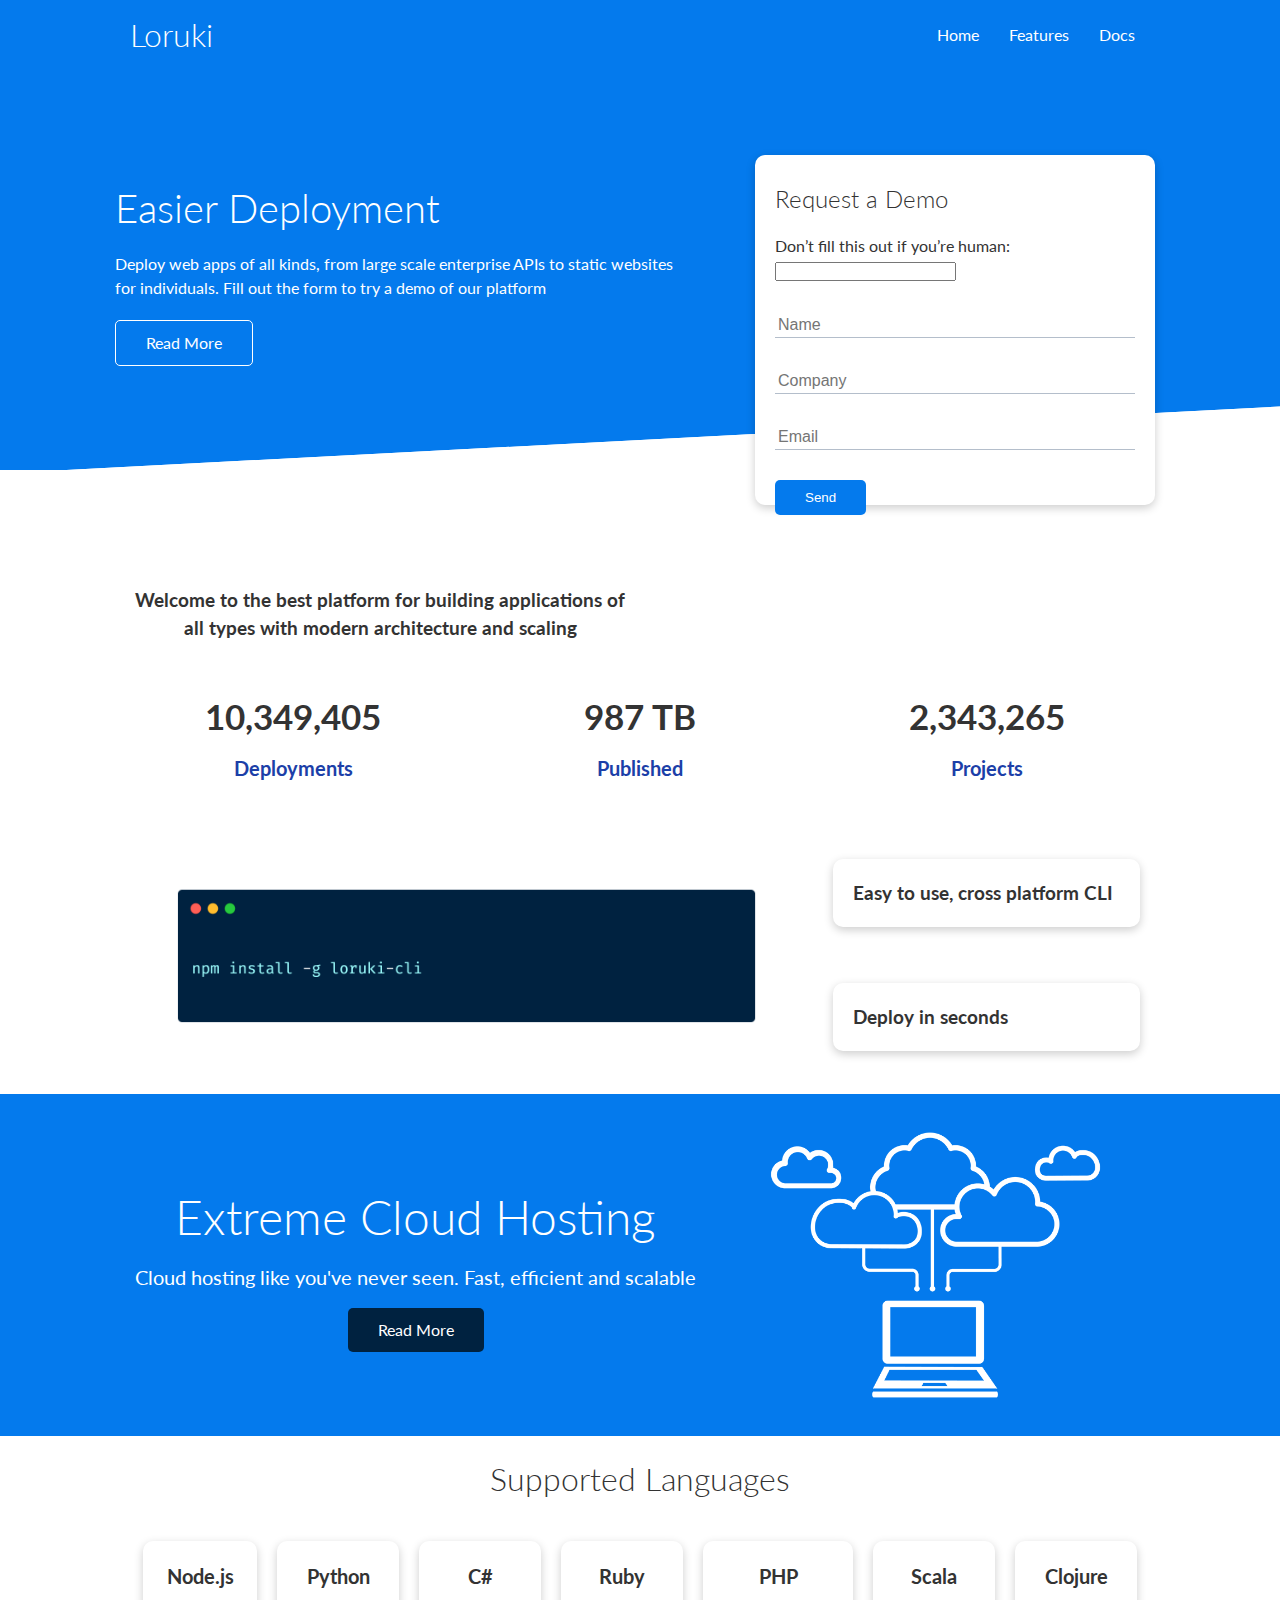
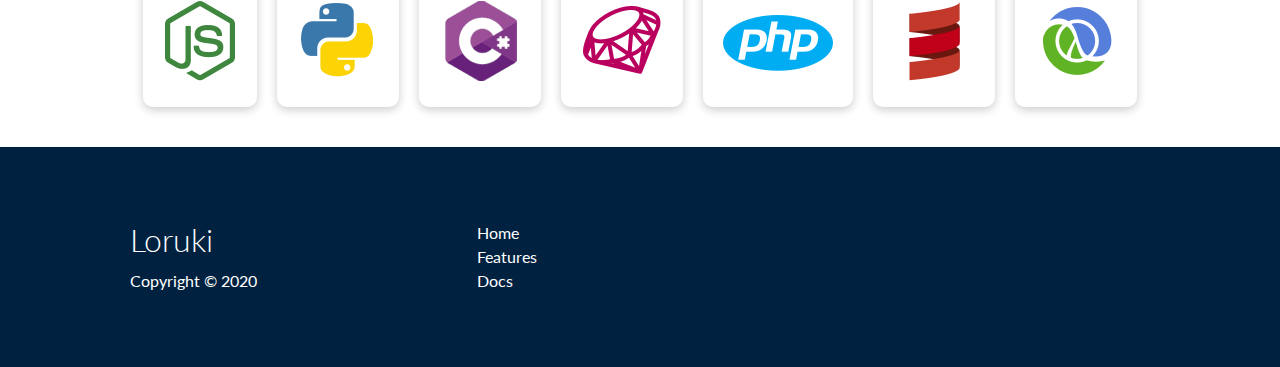
<file: index.html>
<!DOCTYPE html>
<html lang="en">
<head>
    <meta charset="UTF-8">
    <meta http-equiv="X-UA-Compatible" content="IE=edge">
    <meta name="viewport" content="width=device-width, initial-scale=1.0">
    <title>Loruki | Cloud Hosting For Everyone</title>
    <link rel="stylesheet" href="style.css">
    <link rel="stylesheet" href="utility.css">
    <!-- Font-awesome cdnjs.com--> 
    <link rel="stylesheet" href="https://cdnjs.cloudflare.com/ajax/libs/font-awesome/6.2.0/css/all.min.css" 
    integrity="sha512-xh6O/CkQoPOWDdYTDqeRdPCVd1SpvCA9XXcUnZS2FmJNp1coAFzvtCN9BmamE+4aHK8yyUHUSCcJHgXloTyT2A==" 
    crossorigin="anonymous" referrerpolicy="no-referrer" />
</head>
<body>
    <!--Navbar-->
   <div class="navbar">
    <div class="container flex">
       <h1 class="logo">Loruki</h1> 
       <nav>
        <ul>
            <li><a href="index.html">Home</a></li>
            <li><a href="features.html">Features</a></li>
            <li><a href="docs.html">Docs</a></li>
        </ul>
       </nav>
    </div> 
   </div> 

   <!-- Showcase-->
   <section class="showcase">
    <div class="container grid">
        <div class="showcase-text">
            <h1>Easier Deployment</h1>
            <p>Deploy web apps of all kinds, from large scale enterprise APIs to static websites for individuals. Fill out the form to try a demo of our platform</p>
            <a href="features.html" class="btn btn-outline">Read More</a>
        </div>
        
        <div class="showcase-form card">
            <h2>Request a Demo</h2>
            <form name="contact" method="POST"  netlify-honeypot="bot-field" data-netlify="true">
                <input type="hidden" name="form-name" value="contact">
                <p class="hidden">
                    <label>
                      Don’t fill this out if you’re human: <input name="bot-field" />
                    </label>
                  </p>
               <div class="form-control">
                <input type="text" name="name" placeholder="Name" required>
               </div> 
               <div class="form-control">
                <input type="text" name="company" placeholder="Company" required>
               </div>
               <div class="form-control">
                <input type="email" name="email" placeholder="Email" required>
               </div>
            </form>
            <input type="submit" value="Send" class="btn btn-primary">
        </div>
</div>
   </section>

   <!-- Stats -->

   <section class="stats">
    <div class="container">
        <h3 class="stats-heading text-center my-1">
          Welcome to the best platform for building applications of all types with modern architecture and scaling  
        </h3>
        <div class="grid grid-3 text-center my-4">
            <div>
                <i class="fas fa-server fa-3x"></i>
                <h3>10,349,405</h3>
                <p class="text-secondary">Deployments</p>
            </div>
            <div>
                <i class="fas fa-upload fa-3x"></i>
                <h3>987 TB</h3>
                <p class="text-secondary">Published</p>
            </div>
            <div>
                <i class="fas fa-project-diagram fa-3x"></i>
                <h3>2,343,265</h3>
                <p class="text-secondary">Projects</p>
            </div>
        </div>
    </div>
   </section>

    <!-- Cli --> 
    <section class="cli">
        <div class="container grid">
            <img src="images/cli.png" alt="">
            <div class="card">
                <h3>Easy to use, cross platform CLI </h3>
            </div>
            <div class="card">
                <h3>Deploy in seconds</h3>
            </div>
        </div>
    </section>

    <!-- Cloud -->
    <section class="cloud bg-primary my-2 py-2">
        <div class="container grid">
            <div class="text-center">
                <h2 class="lg">Extreme Cloud Hosting</h2>
                <p class="lead my-1">Cloud hosting like you've never seen.
                    Fast, efficient and scalable
                </p>
                <a href="features.html" class="btn btn-dark">Read More</a> 
            </div>
            <img src="images/cloud.png" alt="">
        </div>
    </section>

    <!-- Languages -->
    <section class="languages">
        <h2 class="md text-center my-2">
            Supported Languages
        </h2>
        <div class="container flex">
            <div class="card">
                <h4>Node.js</h4>
                <img src="images/logos/node.png" alt="">
            </div>

            <div class="card">
                <h4>Python</h4>
                <img src="images/logos/python.png" alt="">
            </div>

            <div class="card">
                <h4>C#</h4>
                <img src="images/logos/csharp.png" alt="">
            </div>

            <div class="card">
                <h4>Ruby</h4>
                <img src="images/logos/ruby.png" alt="">
            </div>

            <div class="card">
                <h4>PHP</h4>
                <img src="images/logos/php.png" alt="">
            </div>

            <div class="card">
                <h4>Scala</h4>
                <img src="images/logos/scala.png" alt="">
            </div>
            <div class="card">
                <h4>Clojure</h4>
                <img src="images/logos/clojure.png" alt="">
            </div>
        </div>
    </section>

    <!-- Footer-->
    <footer class="footer bg-dark py-5">
        <div class="container grid grid-3">
            <div>
                <h1>Loruki</h1>
                <p>Copyright &copy; 2020</p>
            </div>
            <nav>
                <ul>
                    <li><a href="index.html">Home</a></li>
                    <li><a href="features.html">Features</a></li>
                    <li><a href="docs.html"></a>Docs</li>
                </ul>
            </nav>

            <div class="social">
                <a href="#"><i class="fab fa-github fa-2x"></i></a>
                <a href="#"><i class="fab fa-facebook fa-2x"></i></a>
                <a href="#"><i class="fab fa-instagram fa-2x"></i></a>
                <a href="#"><i class="fab fa-twitter fa-2x"></i></a>
            </div>
        </div>
    </footer>
</body>
</html>
</file>
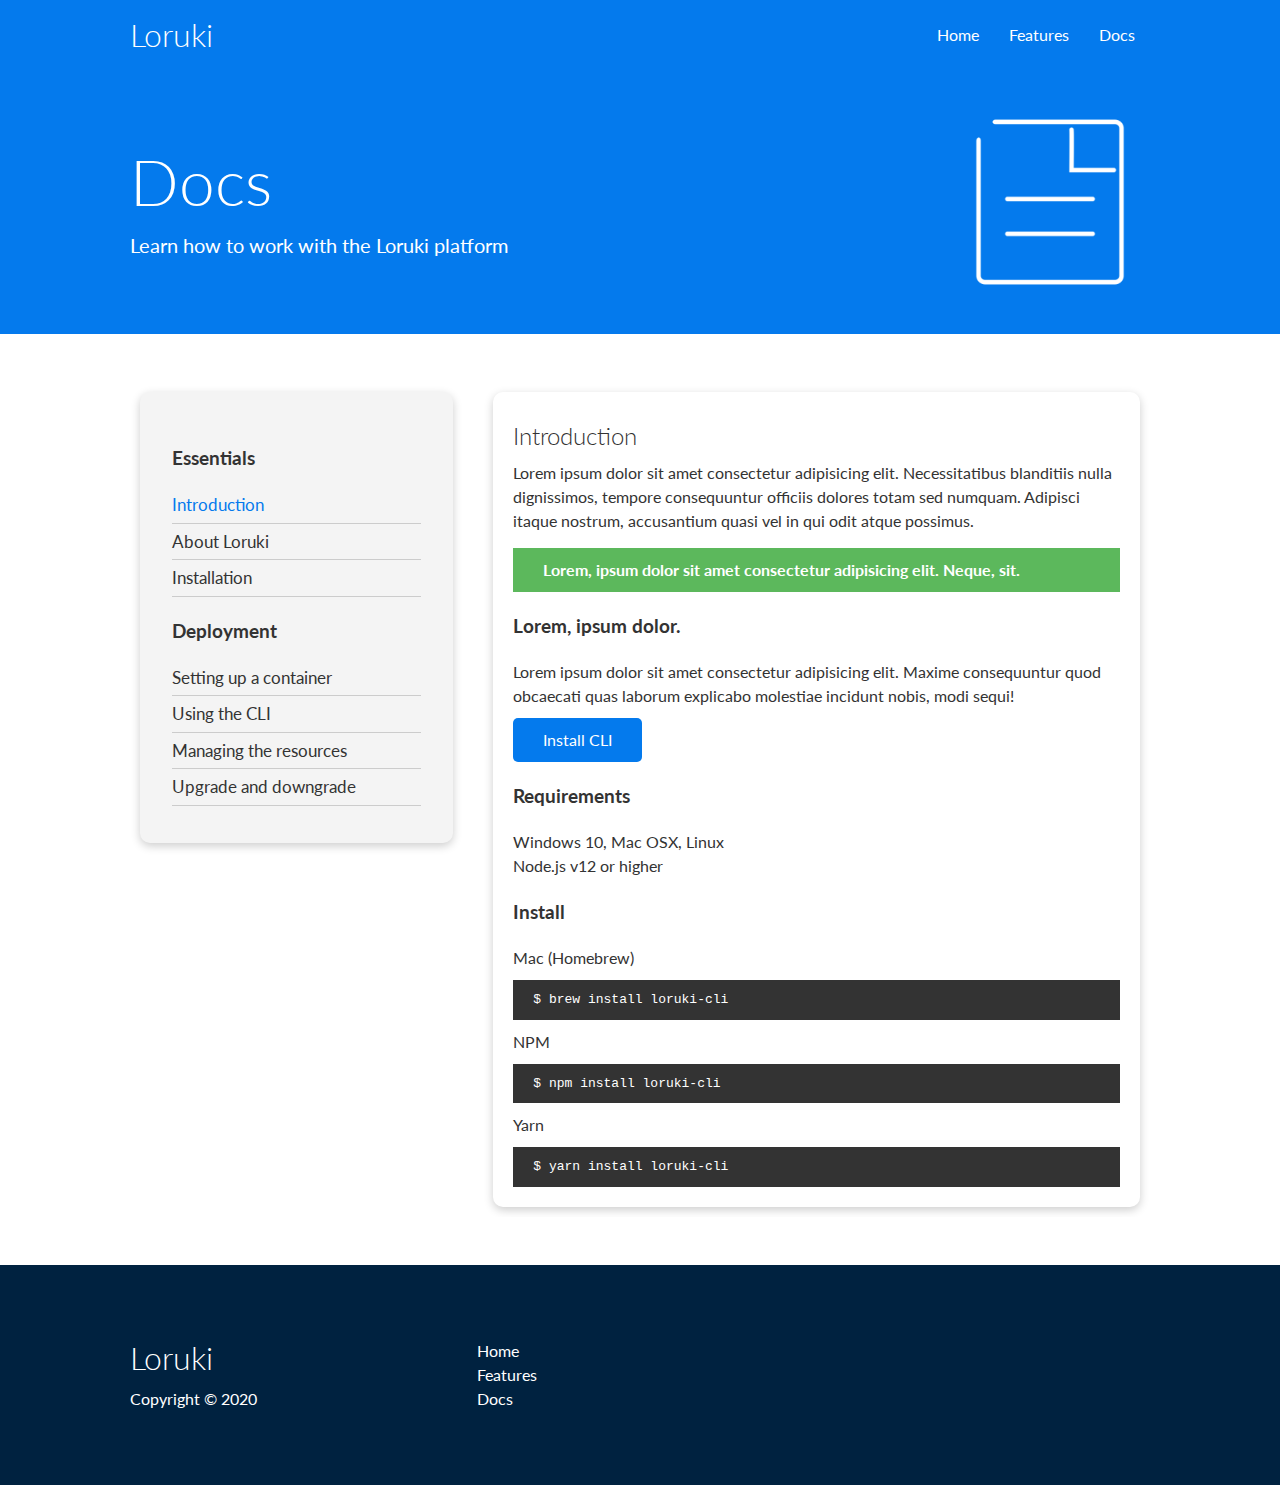
<file: docs.html>
<!DOCTYPE html>
<html lang="en">
<head>
    <meta charset="UTF-8">
    <meta http-equiv="X-UA-Compatible" content="IE=edge">
    <meta name="viewport" content="width=device-width, initial-scale=1.0">
    <title>Loruki | Cloud Hosting For Everyone</title>
    <link rel="stylesheet" href="style.css">
    <link rel="stylesheet" href="utility.css">
    <!-- Font-awesome cdnjs.com--> 
    <link rel="stylesheet" href="https://cdnjs.cloudflare.com/ajax/libs/font-awesome/6.2.0/css/all.min.css" 
    integrity="sha512-xh6O/CkQoPOWDdYTDqeRdPCVd1SpvCA9XXcUnZS2FmJNp1coAFzvtCN9BmamE+4aHK8yyUHUSCcJHgXloTyT2A==" 
    crossorigin="anonymous" referrerpolicy="no-referrer" />
</head>
<body>
    <!--Navbar-->
   <div class="navbar">
    <div class="container flex">
       <h1 class="logo">Loruki</h1> 
       <nav>
        <ul>
            <li><a href="index.html">Home</a></li>
            <li><a href="features.html">Features</a></li>
            <li><a href="docs.html">Docs</a></li>
        </ul>
       </nav>
    </div> 
   </div> 

   <!-- Head -->
   <section class="docs-head bg-primary py-3">
    <div class="container grid">
        <div>
            <h1 class="xl">Docs</h1>
            <p class="lead">
               Learn how to work with the Loruki platform
            </p>
        </div>
        <img src="images/docs.png" alt="">
    </div>
   </section>

   <!-- Docs Main -->
   <section class="docs-main my-4">
    <div class="container grid">
        <div class="card bg-light p-3">
            <h3 class="my-2">Essentials</h3>
            <nav>
                <ul>
                    <li><a class="text-primary" href="#">Introduction</a></li>
                    <li><a href="#">About Loruki</a></li>
                    <li><a href="#">Installation</a></li>
                </ul>
            </nav>

            <h3 class="my-2">Deployment</h3>
            <nav>
                <ul>
                    <li><a href="#">Setting up a container</a></li>
                    <li><a href="#">Using the CLI</a></li>
                    <li><a href="#">Managing the resources</a></li>
                    <li><a href="#">Upgrade and downgrade</a></li>
                </ul>
            </nav>
        </div>

        <div class="card">
            <h2>Introduction</h2>
            <p>Lorem ipsum dolor sit amet consectetur adipisicing elit.
                 Necessitatibus blanditiis nulla dignissimos, tempore consequuntur officiis dolores totam sed numquam.
                 Adipisci itaque nostrum, 
                 accusantium quasi vel in qui odit atque possimus.</p>
            <div class="alert alert-success">
                <i class="fas fa-info"></i>Lorem, ipsum dolor sit amet consectetur adipisicing elit. Neque, sit.
            </div>

            <h3>Lorem, ipsum dolor.</h3>
            <p>Lorem ipsum dolor sit amet consectetur adipisicing elit. Maxime consequuntur quod obcaecati quas laborum explicabo molestiae incidunt nobis, modi sequi!</p>
            <a href="#" class="btn btn-primary">Install CLI</a>

            <h3>Requirements</h3>
            <ul>
                <li>Windows 10, Mac OSX, Linux</li>
                <li>Node.js v12 or higher</li>
            </ul>

            <h3>Install</h3>
            <p>Mac (Homebrew)</p>
            <pre><code>$ brew install loruki-cli</code></pre>
            <p>NPM</p>
            <pre><code>$ npm install loruki-cli</code></pre>
            <p>Yarn</p>
            <pre><code>$ yarn install loruki-cli</code></pre>
        </div>
    </div>
   </section>
    <!-- Footer-->
    <footer class="footer bg-dark py-5">
        <div class="container grid grid-3">
            <div>
                <h1>Loruki</h1>
                <p>Copyright &copy; 2020</p>
            </div>
            <nav>
                <ul>
                    <li><a href="index.html">Home</a></li>
                    <li><a href="features.html">Features</a></li>
                    <li><a href="docs.html"></a>Docs</li>
                </ul>
            </nav>

            <div class="social">
                <a href="#"><i class="fab fa-github fa-2x"></i></a>
                <a href="#"><i class="fab fa-facebook fa-2x"></i></a>
                <a href="#"><i class="fab fa-instagram fa-2x"></i></a>
                <a href="#"><i class="fab fa-twitter fa-2x"></i></a>
            </div>
        </div>
    </footer>
</body>
</html>
</file>
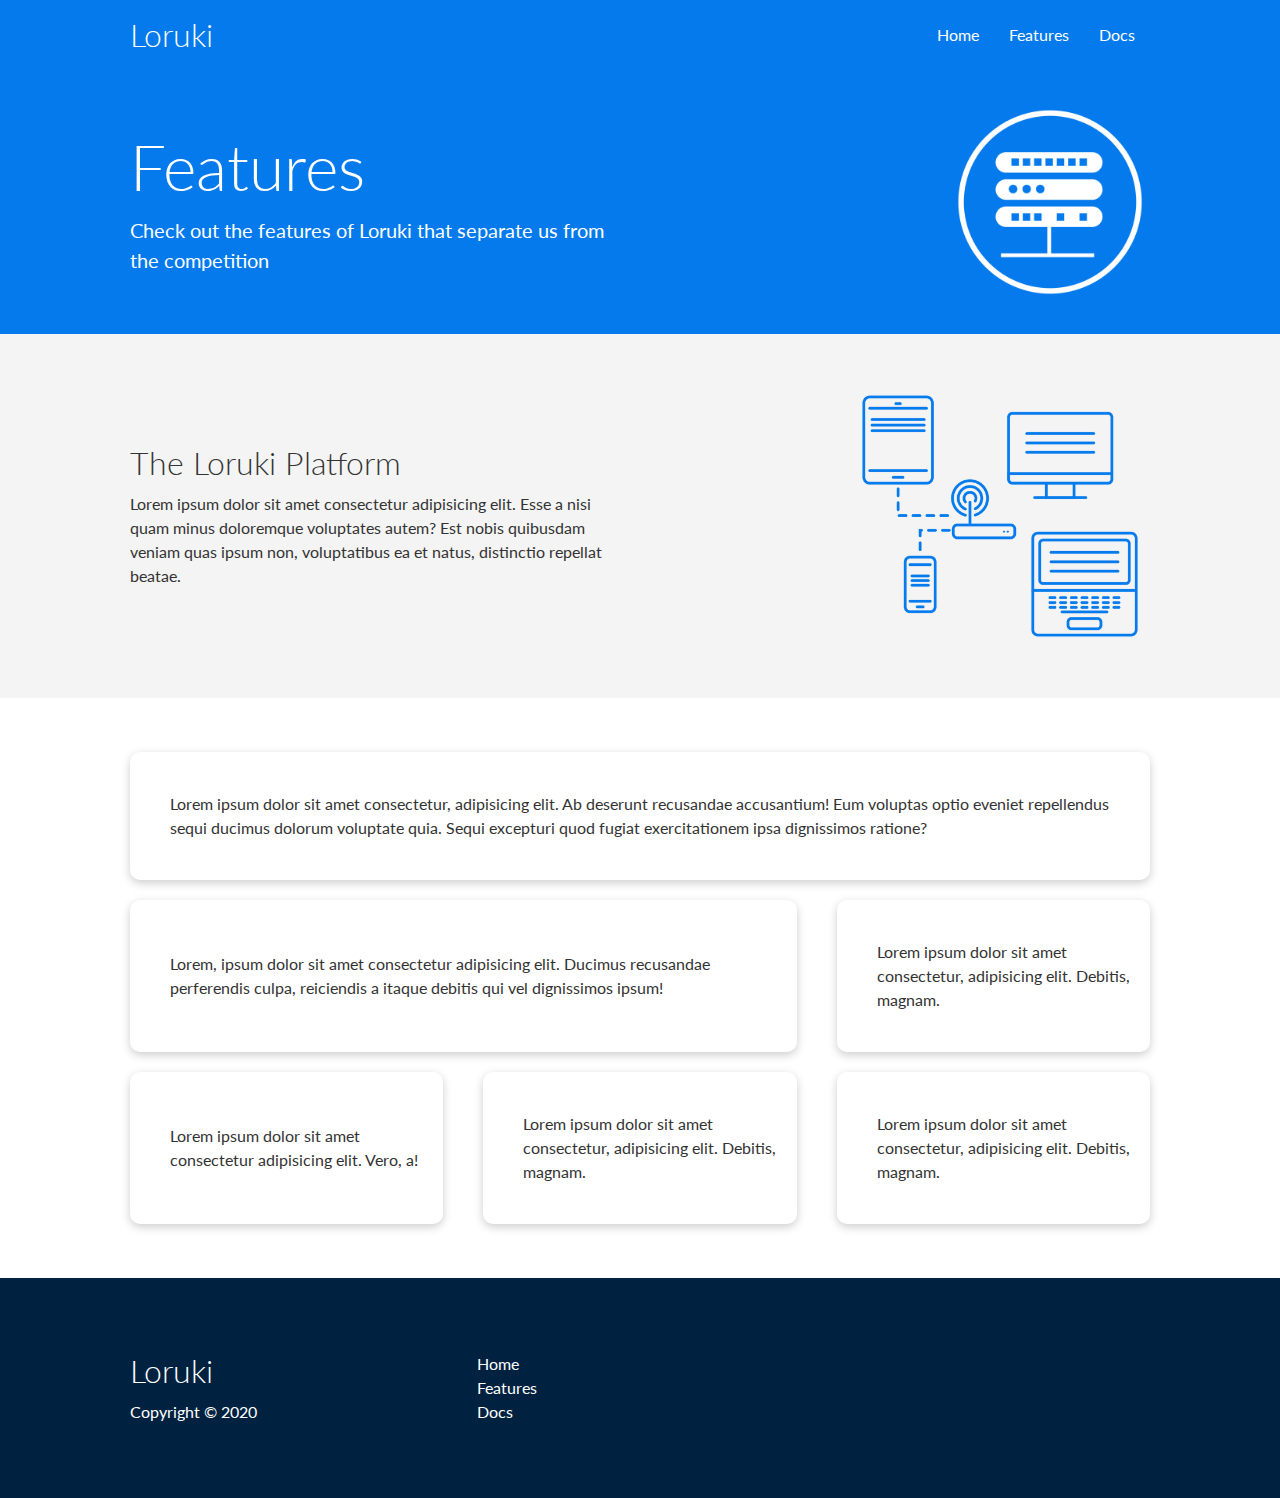
<file: features.html>
<!DOCTYPE html>
<html lang="en">
<head>
    <meta charset="UTF-8">
    <meta http-equiv="X-UA-Compatible" content="IE=edge">
    <meta name="viewport" content="width=device-width, initial-scale=1.0">
    <title>Loruki | Cloud Hosting For Everyone</title>
    <link rel="stylesheet" href="style.css">
    <link rel="stylesheet" href="utility.css">
    <!-- Font-awesome cdnjs.com--> 
    <link rel="stylesheet" href="https://cdnjs.cloudflare.com/ajax/libs/font-awesome/6.2.0/css/all.min.css" 
    integrity="sha512-xh6O/CkQoPOWDdYTDqeRdPCVd1SpvCA9XXcUnZS2FmJNp1coAFzvtCN9BmamE+4aHK8yyUHUSCcJHgXloTyT2A==" 
    crossorigin="anonymous" referrerpolicy="no-referrer" />
</head>
<body>
    <!--Navbar-->
   <div class="navbar">
    <div class="container flex">
       <h1 class="logo">Loruki</h1> 
       <nav>
        <ul>
            <li><a href="index.html">Home</a></li>
            <li><a href="features.html">Features</a></li>
            <li><a href="docs.html">Docs</a></li>
        </ul>
       </nav>
    </div> 
   </div> 

   <!-- Head -->
   <section class="features-head bg-primary py-3">
    <div class="container grid">
        <div>
            <h1 class="xl">Features</h1>
            <p class="lead">
                Check out the features of Loruki that separate us from the competition
            </p>
        </div>
        <img src="images/server.png" alt="">
    </div>
   </section>

   <!-- Sub head-->

   <section class="features-sub-head bg-light py-3">
    <div class="container grid">
        <div>
            <h1 class="md">The Loruki Platform</h1>
            <p>
                Lorem ipsum dolor sit amet consectetur adipisicing elit.
                Esse a nisi quam minus doloremque voluptates autem? 
                Est nobis quibusdam veniam quas ipsum non, voluptatibus ea et natus, 
                distinctio repellat beatae.
            </p>
        </div>
        <img src="images/server2.png" alt=""> 
    </div>
   </section>

   <!--Features-main-->

   <section class="features-main my-2">
    <div class="container grid grid-3">
        <div class="card flex">
            <i class="fas fa-server fa-3x"></i>
            <p>Lorem ipsum dolor sit amet consectetur, adipisicing elit.
               Ab deserunt recusandae accusantium! Eum voluptas optio eveniet repellendus sequi ducimus dolorum voluptate quia.
               Sequi excepturi quod fugiat exercitationem ipsa dignissimos ratione?</p>
        </div>
        <div class="card flex">
            <i class="fas fa-network-wired fa-3x"></i>
            <p>
                Lorem, ipsum dolor sit amet consectetur adipisicing elit. Ducimus
                recusandae perferendis culpa, reiciendis a itaque debitis qui vel
                dignissimos ipsum!
            </p>
        </div>
        <div class="card flex">
            <i class="fas fa-laptop-code fa-3x"></i>
            <p>
                Lorem ipsum dolor sit amet consectetur, adipisicing elit. Debitis,
                magnam.
            </p>
        </div>
        <div class="card flex">
            <i class="fas fa-database fa-3x"></i>
            <p>
                Lorem ipsum dolor sit amet consectetur adipisicing elit. Vero, a!
            </p>
        </div>
        <div class="card flex">
            <i class="fas fa-power-off fa-3x"></i>
            <p>
                Lorem ipsum dolor sit amet consectetur, adipisicing elit. Debitis,
                magnam.
            </p>
        </div>
        <div class="card flex">
            <i class="fas fa-upload fa-3x"></i>
            <p>
                Lorem ipsum dolor sit amet consectetur, adipisicing elit. Debitis,
                magnam.
            </p>
        </div>
    </div>
    </div>
   </section>

    <!-- Footer-->
    <footer class="footer bg-dark py-5">
        <div class="container grid grid-3">
            <div>
                <h1>Loruki</h1>
                <p>Copyright &copy; 2020</p>
            </div>
            <nav>
                <ul>
                    <li><a href="index.html">Home</a></li>
                    <li><a href="features.html">Features</a></li>
                    <li><a href="docs.html"></a>Docs</li>
                </ul>
            </nav>

            <div class="social">
                <a href="#"><i class="fab fa-github fa-2x"></i></a>
                <a href="#"><i class="fab fa-facebook fa-2x"></i></a>
                <a href="#"><i class="fab fa-instagram fa-2x"></i></a>
                <a href="#"><i class="fab fa-twitter fa-2x"></i></a>
            </div>
        </div>
    </footer>
</body>
</html>
</file>
<file: style.css>
@import url('https://fonts.googleapis.com/css2?family=Lato:wght@300&display=swap');

:root{
    --primary-color: #047aed;
    --secondary-color: #1c3fa8;
    --dark-color: #002240;
    --light-color: #f4f4f4;
    --success-color: #5cb85c;
    --error-color: #d9534f;
}

*{
    box-sizing: border-box;
    padding: 0;
    margin: 0;
}

body{
    font-family: 'Lato', sans-serif;
    color: #333;
    line-height: 1.5;
}

ul{
    list-style: none;
}

a{
    text-decoration: none;
    color: #333;
}

h1, h2{
    font-weight: 300;
    line-height: 1.2;
    margin: 10px 0;
}

p{
    margin: 10px 0;
}

img{
    width: 100%;
}

code, pre{
    background: #333;
    color: #fff;
    padding: 10px;
}

/* Navbar */

.navbar{
    background-color: var(--primary-color);
    color: #fff;
    height: 70px;
}

.navbar ul{
    display: flex;
}

.navbar a{
    color: #fff;
    padding: 10px;
    margin: 0 5px;
}

.navbar a:hover{
    border-bottom: 2px white solid;
}

.navbar .flex{
    justify-content: space-between;
}

/* Showcase */

.showcase{
    height: 400px;
    background-color: var(--primary-color);
    color: #fff;
    position: relative;
}

.showcase h1{
    font-size: 40px;
}

.showcase p{
    margin: 20px 0;
}

.showcase .grid{
    overflow: visible;
    grid-template-columns: 55% 45%;
    gap: 30px;    
}

.showcase-text{
    animation: slideInFromLeft 1s ease-in;
}
.showcase-form{
    position: relative;
    top: 60px;
    height: 350px;
    width: 400px;
    padding: 40px;
    z-index: 100; 
    justify-self: flex-end;
    animation: slideInFromRight 1s ease-in;
}

.showcase-form .form-control{
    margin: 30px 0;
}

.showcase-form input[type='text'],
.showcase-form input[type='email']{
    border: 0;
    border-bottom: 1px solid #b4becb;
    width: 100%;
    padding: 3px;
    font-size: 16px;
}

.showcase-form input:focus{
    outline: none;
}

.showcase::before, .showcase::after{
    content: '';
    position: absolute;
    height: 100px;
    bottom: -70px;
    left: 0;
    right: 0;
    background: #fff;
    transform: skewY(-3deg);
    -webkit-transform: skewY(-3deg);
    -moz-transform: skewY(-3deg);
    -ms-transform: skewY(-3deg);
}

/* Stats */

.stats{
    padding-top: 100px;
    animation: slideInFromBottom 1s ease-in;
}

.stats-heading{
    max-width: 500px;
    margin: auto;
}

.stats .grid h3{
    font-size: 35px;
}

.stats .grid p{
    font-size: 20px;
    font-weight: bold;
}

/* Cloud */

.cloud .grid{
    grid-template-columns: 4fr 3fr;
}

/* Cli */

.cli .grid{
    grid-template-columns: repeat(3, 1fr);
    grid-template-rows: repeat(2, 1fr);
}

.cli .grid> *:first-child{
    grid-column: 1/ span 2;
    grid-row: 1/ span 2;
}

/* Languages */

.languages .flex{
    flex-wrap: wrap;
}

.languages .card{
    text-align: center;
    margin: 18px 10px 40px;
    transition: transform 0.2s ease-in;
}

.languages .card h4{
    font-size: 20px;
    margin-bottom: 10px;
}

.languages .card:hover{
    transform: translateY(-15px); 
}

/* Features */
.features-head img,
.docs-head img{
    width: 200px;
    justify-self: flex-end;
}

.features-sub-head img{
    width: 300px;
    justify-self: flex-end;
}

/* Features-main */

.features-main .card > i{
    margin-right: 20px;
}

.features-main .grid{
    padding: 30px;
}

.features-main .grid > *:first-child{
    grid-column: 1/span 3;
}

.features-main .grid > *:nth-child(2){
    grid-column: 1/span 2;
}

/* Docs */
.docs-main h3{
   margin: 20px 0; 
}

.docs-main .grid{
    grid-template-columns: 1fr 2fr;
    align-items: flex-start;
}

.docs-main nav li{
    font-size: 17px;
    padding-bottom: 5px;
    margin-bottom: 5px;
    border-bottom: 1px #ccc solid;  
}

.docs-main a:hover{
    font-weight: bold;
}

/* Footer */

.footer .social a{
    margin: 0 10px;
}

/* Animations */

@keyframes slideInFromLeft {
    0%{
        transform: translateX(-100%);
    }

    100%{
        transform: translateX(0);
    }
}

@keyframes slideInFromRight {
    0%{
        transform: translateX(100%);
    }

    100%{
        transform: translateX(0);
    }
}

@keyframes slideInFromTop {
    0%{
        transform: translateY(-100%);
    }

    100%{
        transform: translateX(0);
    }
}

@keyframes slideInFromBottom {
    0%{
        transform: translateY(100%);
    }

    100%{
        transform: translateX(0);
    }
}
/* Media Queries */

/* Tablets and under*/
@media(max-width: 768px) {
    .grid,
    .showcase .grid,
    .stats .grid,
    .cli .grid,
    .cloud .grid,
    .features-main .grid,
    .features-sub-head .grid,
    .features-head .grid,
    .docs-main .grid{
        grid-template-columns: 1fr;
        grid-template-rows: 1fr;
    }

    .showcase{
        height: auto;
    }

    .showcase-text{
        text-align: center;
        margin-top: 40px;
        animation: slideInFromTop 1s ease-in;
    }

    .showcase-form{
        justify-self: center;
        margin: auto;
        animation: slideInFromBottom 1s ease-in;
    }

    .cli .grid> *:first-child{
        grid-column: 1;
        grid-row: 1;
    }

    .features-head,
    .features-sub-head,
    .docs-head{
        text-align: center;
    }
    
    .features-head img,
    .features-sub-head img,
    .docs-head img{
        justify-self: center;
    }

    .features-main .grid > *:first-child,
    .features-main .grid > *:nth-child(2 ){
        grid-column: 1;
    }

}

/* Mobile */
@media(max-width: 500px) {
    .navbar{
        height: 110px;
    }

    .navbar .flex{
        flex-direction: column;
    }

    .navbar ul{
        padding: 10px;
        background-color: rgba(0, 0, 0, 0.1);
    }
}
</file>
<file: utility.css>
.container{
    max-width: 1100px;
    margin: 0 auto;
    overflow: auto;
    padding: 0 40px;
}

.card{
    background-color: #fff;
    border-radius: 10px;
    box-shadow: 0 3px 10px rgba(0, 0, 0, 0.2);
    padding: 20px;
    margin: 10px;
    color: #333;
}

.btn{
    display: inline-block;
    padding: 10px 30px;
    cursor: pointer;
    background: var(--primary-color);
    color: #fff;
    border: none;
    border-radius: 5px;
}

.btn-outline{
    background-color: transparent;
    border: 1px #fff solid;
}

.btn:hover{
    transform: scale(0.98);
}

/* Background and Colored Buttons */

.bg-primary, .btn-primary{
    background-color: var(--primary-color);
    color: #fff;
}

.bg-secondary, .btn-secondary{
    background-color: var(--secondary-color);
    color: #fff;
}

.bg-dark, .btn-dark{
    background-color: var(--dark-color);
    color: #fff;
}

.bg-light, .btn-light{
    background-color: var(--light-color);
    color: #333;
}

.bg-primary a, .btn-primary a,
.bg-secondary a, .btn-secondary a,
.bg-dark a, .btn-dark a{
    color: #fff;
}

/* Text colors */

.text-primary{
    color: var(--primary-color);
}

.text-secondary{
    color: var(--secondary-color);
}

.text-dark{
    color: var(--dark-color);
}

.text-light{
    color: var(--light-color);
}

/* Text Sizes */

.lead{
    font-size: 20px;
}

.sm{
   font-size: 1rem; 
}

.md{
    font-size: 2rem;
}

.lg{
    font-size: 3rem;
}

.xl{
    font-size: 4rem;
}

.text-center{
    text-align: center;
}

.alert{
    background-color: var(--light-color);
    padding: 10px 20px;
    font-weight: bold;
    margin: 15px 0;
}

.alert i{
    margin-right: 10px;
}

.alert-success{
    background-color: var(--success-color);
    color: #fff;
}

.alert-error{
    background-color: var(--error-color);
    color: #fff;
}

.flex{
    display: flex;
    justify-content: center;
    align-items: center;
    height: 100%;
}

.grid{
    display: grid;
    grid-template-columns: repeat(2, 1fr);
    gap: 20px;
    justify-content: center;
    align-items: center;
    height: 100%;
}

.grid-3{
    grid-template-columns: repeat(3, 1fr);  
}

/* Margin */

.my-1{
    margin: 1rem 0;
}

.my-2{
    margin: 1.5rem 0;
}

.my-3{
    margin: 2rem 0;
}

.my-4{
    margin: 3rem 0;
}

.my-5{
    margin: 4rem 0;
}

.m-1{
    margin: 1rem ;
}

.m-2{
    margin: 1.5rem ;
}

.m-3{
    margin: 2rem ;
}

.m-4{
    margin: 3rem ;
}

.m-5{
    margin: 4rem ;
}

/* Padding */

.py-1{
    padding: 1rem 0;
}

.py-2{
    padding: 1.5rem 0;
}

.py-3{
    padding: 2rem 0;
}

.py-4{
    padding: 3rem 0;
}

.py-5{
    padding: 4rem 0;
}

.p-1{
    padding: 1rem ;
}

.p-2{
    padding: 1.5rem ;
}

.p-3{
    padding: 2rem ;
}

.p-4{
    padding: 3rem ;
}

.p-5{
    padding: 4rem ;
}
</file>
